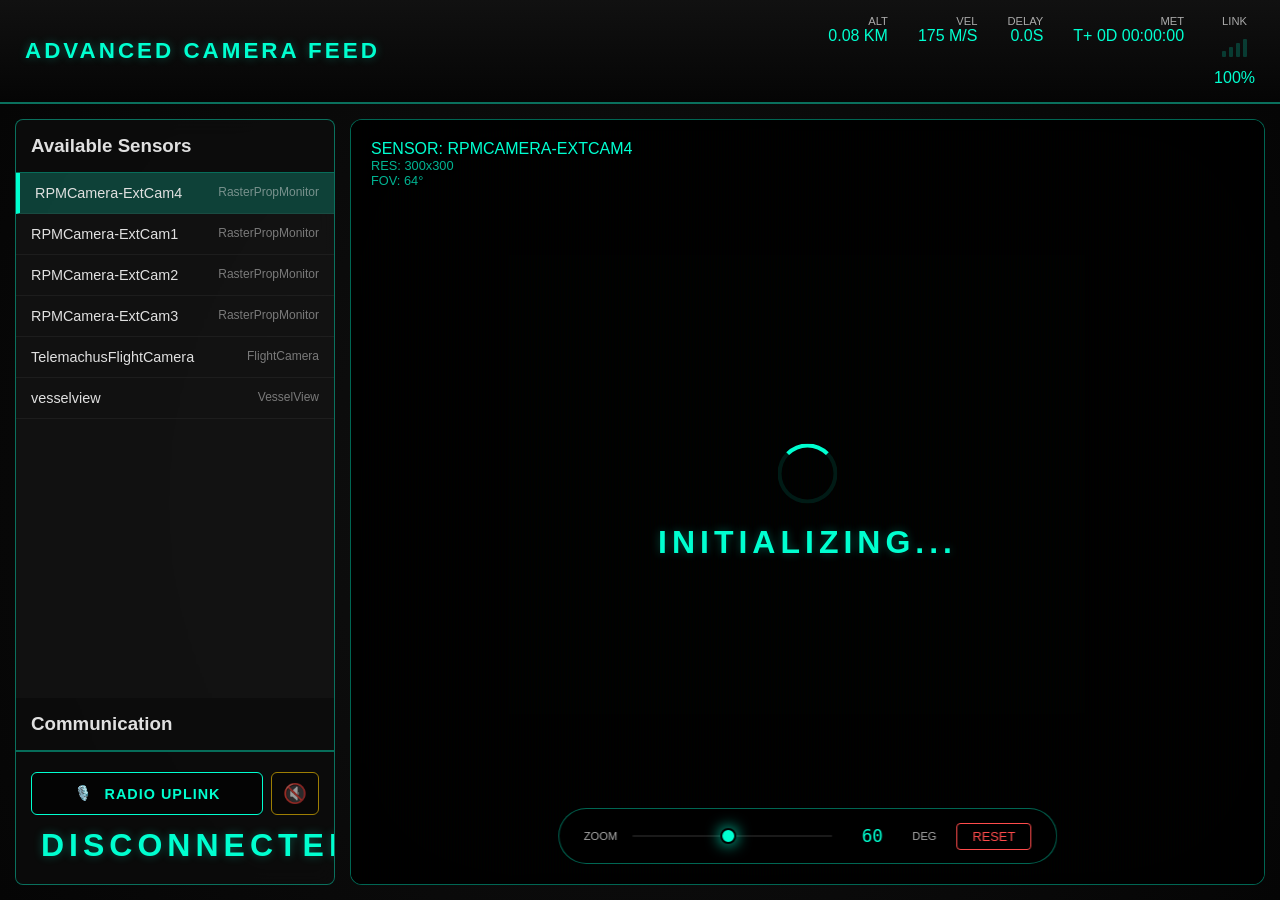
<file: WebPages/WebPages/src/advanced-camera-feed/index.html>
<html lang="en">

<head>
    <meta charset="UTF-8">
    <meta name="viewport" content="width=device-width, initial-scale=1.0">
    <title>Telemachus | Advanced Camera Feed</title>
    <link rel="stylesheet" href="style.css">
</head>

<body>
    <header>
        <div class="system-title">
            <h1>Advanced Camera Feed</h1>
        </div>
        <div class="telemetry-bar">
            <div class="telemetry-item">
                <span class="telemetry-label">ALT</span>
                <span id="tel-alt" class="telemetry-value">0.08 KM</span>
            </div>
            <div class="telemetry-item">
                <span class="telemetry-label">VEL</span>
                <span id="tel-vel" class="telemetry-value">175 M/S</span>
            </div>
            <div class="telemetry-item">
                <span class="telemetry-label">DELAY</span>
                <span id="tel-delay" class="telemetry-value">0.0S</span>
            </div>
            <div class="telemetry-item">
                <span class="telemetry-label">MET</span>
                <span id="tel-met" class="telemetry-value">T+ 0D 00:00:00</span>
            </div>
            <div class="telemetry-item signal-monitor">
                <span class="telemetry-label">LINK</span>
                <div class="signal-bars">
                    <div id="signal-bar-1" class="bar"></div>
                    <div id="signal-bar-2" class="bar"></div>
                    <div id="signal-bar-3" class="bar"></div>
                    <div id="signal-bar-4" class="bar"></div>
                </div>
                <span id="tel-signal" class="telemetry-value">100%</span>
            </div>
        </div>
    </header>

    <main>
        <aside class="sidebar">
            <div class="sidebar-header">
                <h3>Available Sensors</h3>
            </div>
            <ul id="camera-list" class="camera-list">
                <li class="camera-item active"><span>RPMCamera-ExtCam4</span> <small
                        style="opacity: 0.5;">RasterPropMonitor</small></li>
                <li class="camera-item "><span>RPMCamera-ExtCam1</span> <small
                        style="opacity: 0.5;">RasterPropMonitor</small></li>
                <li class="camera-item "><span>RPMCamera-ExtCam2</span> <small
                        style="opacity: 0.5;">RasterPropMonitor</small></li>
                <li class="camera-item "><span>RPMCamera-ExtCam3</span> <small
                        style="opacity: 0.5;">RasterPropMonitor</small></li>
                <li class="camera-item "><span>TelemachusFlightCamera</span> <small
                        style="opacity: 0.5;">FlightCamera</small></li>
                <li class="camera-item "><span>vesselview</span> <small style="opacity: 0.5;">VesselView</small></li>
            </ul>

            <div class="sidebar-header" style="margin-top: 20px;">
                <h3>Communication</h3>
            </div>
            <div class="comms-panel">
                <div style="display: flex; gap: 8px;">
                    <button id="radio-ptt-btn" class="radio-btn" style="flex: 1;">
                        <span class="icon">🎙️</span>
                        <span class="label">RADIO UPLINK</span>
                    </button>
                    <button id="radio-speaker-btn" class="radio-speaker-btn muted">
                        <span class="icon">🔇</span>
                    </button>
                </div>
                <div id="radio-status" class="radio-status">
                    <span class="status-dot"></span>
                    <span class="status-text">DISCONNECTED</span>
                </div>
            </div>
        </aside>

        <section class="viewport-container">
            <div class="signal-metadata">
                <div id="metadata-camera-name">SENSOR: RPMCAMERA-EXTCAM4</div>
                <div id="metadata-resolution" style="font-size: 0.8rem; opacity: 0.7;">RES: 300x300</div>
                <div id="metadata-fov" style="font-size: 0.8rem; opacity: 0.7;">FOV: 64°</div>
            </div>

            <!-- Use a canvas for high-performance rendering without blob URL spam -->
            <canvas id="camera-feed" class="camera-viewport"></canvas>

            <div id="glitch-overlay" class="glitch-overlay"></div>

            <div id="viewport-overlay" class="viewport-overlay">
                <div id="status-spinner" class="spinner"></div>
                <div id="status-text" class="status-text">INITIALIZING...</div>
            </div>

            <div class="crt-overlay"></div>
            <div class="crt-vignette"></div>

            <div class="controls-panel">
                <div class="fov-control">
                    <span class="telemetry-label">Zoom</span>
                    <div class="slider-wrapper">
                        <div id="ruler-scale" class="ruler-scale">
                            <!-- Dynamic ticks generated by JS -->
                        </div>
                        <input type="range" id="fov-slider" min="5" max="120" step="5" value="60">
                    </div>
                    <input type="text" id="fov-input" class="fov-value-display" value="60">
                    <span class="telemetry-label">DEG</span>
                </div>
                <button id="reset-zoom-btn" class="action-btn"
                    style="border-color: #ff4c4c; color: #ff4c4c;">Reset</button>
            </div>
        </section>
    </main>

    <script src="../js/telemachus-signal-link.js"></script>
    <script src="../js/consumers/camera-receiver.js"></script>
    <script src="../js/consumers/radio-receiver.js"></script>
    <script src="../js/providers/radio-transmitter.js"></script>
    <script src="app.js"></script>


</body>

</html>
</file>
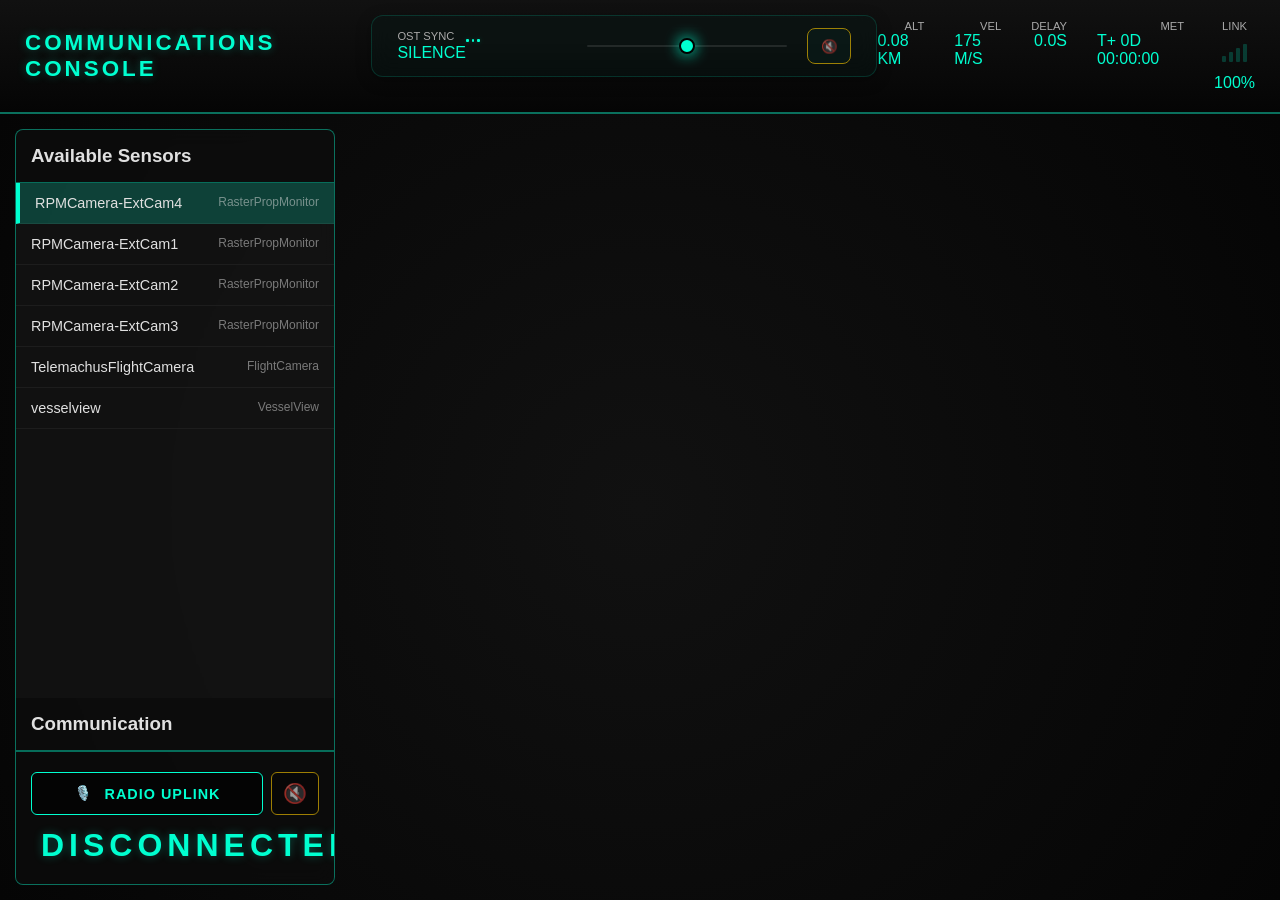
<file: WebPages/WebPages/src/communications/index.html>
<html lang="en">

<head>
    <meta charset="UTF-8">
    <meta name="viewport" content="width=device-width, initial-scale=1.0">
    <title>Telemachus | Communications</title>
    <link rel="stylesheet" href="style.css">
</head>

<body>
    <header>
        <div class="system-title">
            <h1>Communications Console</h1>
        </div>
        
        <!-- v16.120: Refined Soundtrack Sync Widget -->
        <div id="music-player-widget" class="music-widget">
            <div class="music-meta">
                <div class="music-header">
                    <span class="telemetry-label">OST SYNC</span>
                    <div class="music-visualizer">
                        <div class="bar"></div>
                        <div class="bar"></div>
                        <div class="bar"></div>
                    </div>
                </div>
                <span id="music-name" class="telemetry-value">SILENCE</span>
            </div>
            
            <div class="music-controls">
                <input type="range" id="music-volume" class="music-slider" min="0" max="1" step="0.01" value="0.5" title="Music Volume">
                <button id="music-toggle" class="music-btn muted" title="Toggle Soundtrack">
                    <span class="icon">🔇</span>
                </button>
            </div>
        </div>

        <div class="telemetry-bar">
            <div class="telemetry-item">
                <span class="telemetry-label">ALT</span>
                <span id="tel-alt" class="telemetry-value">0.08 KM</span>
            </div>
            <div class="telemetry-item">
                <span class="telemetry-label">VEL</span>
                <span id="tel-vel" class="telemetry-value">175 M/S</span>
            </div>
            <div class="telemetry-item">
                <span class="telemetry-label">DELAY</span>
                <span id="tel-delay" class="telemetry-value">0.0S</span>
            </div>
            <div class="telemetry-item">
                <span class="telemetry-label">MET</span>
                <span id="tel-met" class="telemetry-value">T+ 0D 00:00:00</span>
            </div>
            <div class="telemetry-item signal-monitor">
                <span class="telemetry-label">LINK</span>
                <div class="signal-bars">
                    <div id="signal-bar-1" class="bar"></div>
                    <div id="signal-bar-2" class="bar"></div>
                    <div id="signal-bar-3" class="bar"></div>
                    <div id="signal-bar-4" class="bar"></div>
                </div>
                <span id="tel-signal" class="telemetry-value">100%</span>
            </div>
        </div>
    </header>

    <main>
        <aside class="sidebar">
            <div class="sidebar-header">
                <h3>Available Sensors</h3>
            </div>
            <ul id="camera-list" class="camera-list">
                <li class="camera-item active"><span>RPMCamera-ExtCam4</span> <small
                        style="opacity: 0.5;">RasterPropMonitor</small></li>
                <li class="camera-item "><span>RPMCamera-ExtCam1</span> <small
                        style="opacity: 0.5;">RasterPropMonitor</small></li>
                <li class="camera-item "><span>RPMCamera-ExtCam2</span> <small
                        style="opacity: 0.5;">RasterPropMonitor</small></li>
                <li class="camera-item "><span>RPMCamera-ExtCam3</span> <small
                        style="opacity: 0.5;">RasterPropMonitor</small></li>
                <li class="camera-item "><span>TelemachusFlightCamera</span> <small
                        style="opacity: 0.5;">FlightCamera</small></li>
                <li class="camera-item "><span>vesselview</span> <small style="opacity: 0.5;">VesselView</small></li>
            </ul>

            <div class="sidebar-header" style="margin-top: 20px;">
                <h3>Communication</h3>
            </div>
            <div class="comms-panel">
                <div style="display: flex; gap: 8px;">
                    <button id="radio-ptt-btn" class="radio-btn" style="flex: 1;">
                        <span class="icon">🎙️</span>
                        <span class="label">RADIO UPLINK</span>
                    </button>
                    <button id="radio-speaker-btn" class="radio-speaker-btn muted">
                        <span class="icon">🔇</span>
                    </button>
                </div>
                <div id="radio-status" class="radio-status">
                    <span class="status-dot"></span>
                    <span class="status-text">DISCONNECTED</span>
                </div>
            </div>
        </aside>

        <section id="camera-grid" class="camera-grid">
            <!-- Dynamically populated by CameraWidget JS -->
        </section>

        <!-- Template for each camera module -->
        <template id="camera-widget-template">
            <div class="viewport-container camera-widget">
                <div class="signal-metadata">
                    <div class="metadata-camera-name">SENSOR: ---</div>
                    <div class="metadata-resolution" style="font-size: 0.8rem; opacity: 0.7;">RES: ---</div>
                    <div class="metadata-fov" style="font-size: 0.8rem; opacity: 0.7;">FOV: ---</div>
                </div>

                <canvas class="camera-viewport"></canvas>

                <div class="glitch-overlay"></div>

                <div class="viewport-overlay">
                    <div class="spinner"></div>
                    <div class="status-total-text status-text">INITIALIZING...</div>
                </div>

                <div class="crt-overlay"></div>
                <div class="crt-vignette"></div>

                <button class="close-widget-btn">✕</button>

                <div class="controls-panel">
                    <div class="fov-control">
                        <span class="telemetry-label">Zoom</span>
                        <div class="slider-wrapper">
                            <div class="ruler-scale"></div>
                            <input type="range" class="fov-slider" min="5" max="120" step="5" value="60">
                        </div>
                        <input type="text" class="fov-input fov-value-display" value="60">
                        <span class="telemetry-label">DEG</span>
                    </div>
                    <button class="action-btn reset-zoom-btn"
                        style="border-color: #ff4c4c; color: #ff4c4c;">Reset</button>
                </div>
            </div>
        </template>
    </main>

    <script src="../js/telemachus-signal-link.js"></script>
    <script src="../js/consumers/camera-receiver.js"></script>
    <script src="../js/consumers/camera-widget.js"></script>
    <script src="../js/consumers/radio-receiver.js"></script>
    <script src="../js/providers/radio-transmitter.js"></script>
    <script src="../js/consumers/music-sync.js"></script>
    <script src="app.js"></script>


</body>

</html>
</file>
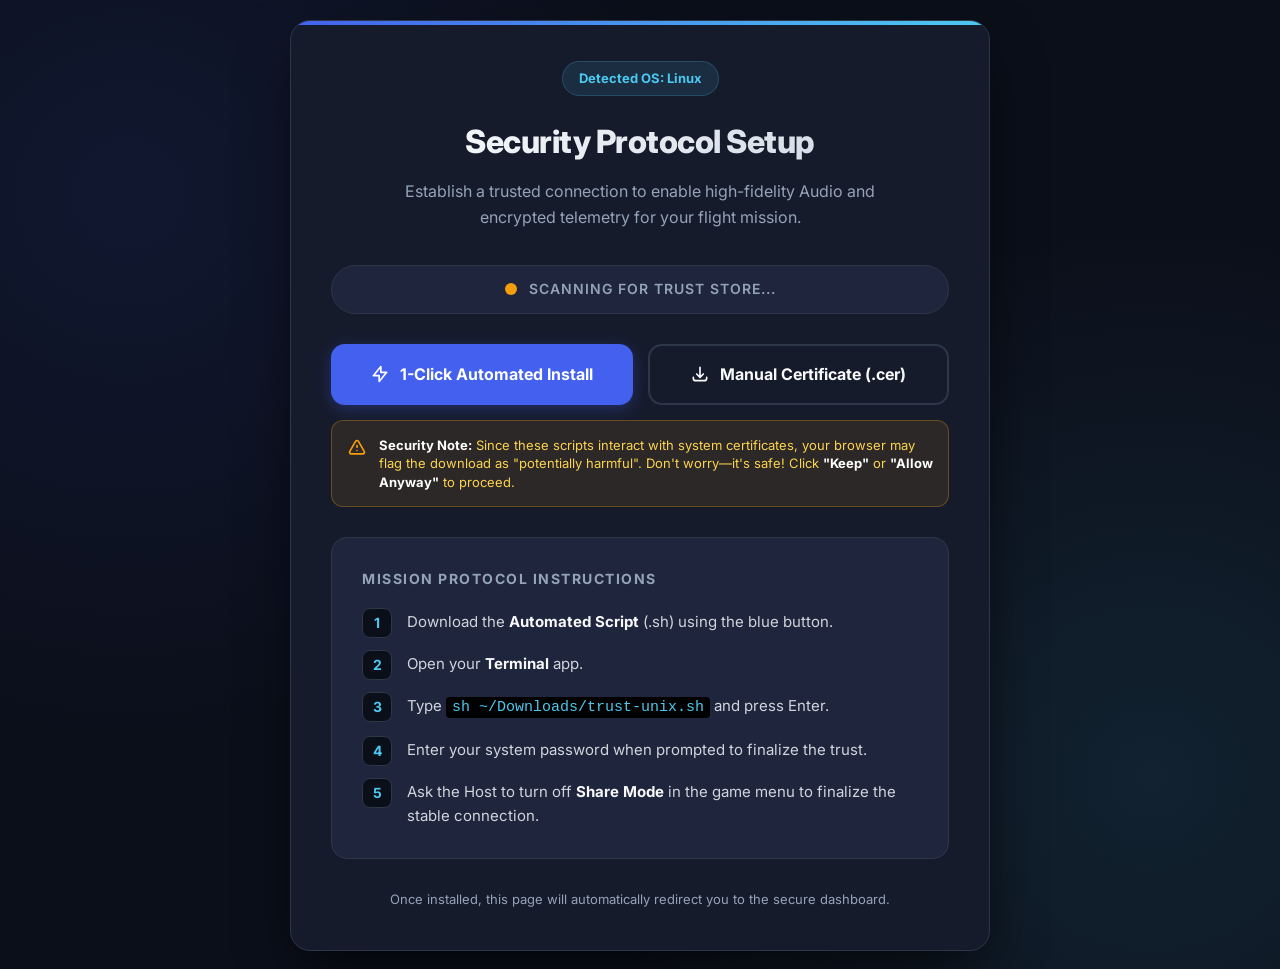
<file: WebPages/WebPages/src/cert-setup.html>
<!DOCTYPE html>
<html lang="en">

<head>
    <meta charset="UTF-8">
    <meta name="viewport" content="width=device-width, initial-scale=1.0">
    <title>Telemachus SSL Setup</title>
    <link href="https://fonts.googleapis.com/css2?family=Inter:wght@400;600;700;800&display=swap" rel="stylesheet">
    <style>
        :root {
            --bg: #0b0f1a;
            --surface: #161b2c;
            --surface-accent: #1e253d;
            --primary: #4361ee;
            --primary-hover: #3a56d4;
            --success: #10b981;
            --warning: #f59e0b;
            --text-main: #f8f9fa;
            --text-muted: #94a3b8;
            --accent: #4cc9f0;
            --border: #2d3748;
            --glass: rgba(22, 27, 44, 0.8);
        }

        * {
            margin: 0;
            padding: 0;
            box-sizing: border-box;
        }

        body {
            font-family: 'Inter', sans-serif;
            background-color: var(--bg);
            color: var(--text-main);
            line-height: 1.6;
            display: flex;
            justify-content: center;
            align-items: center;
            min-height: 100vh;
            padding: 20px;
            background-image:
                radial-gradient(circle at 10% 20%, rgba(67, 97, 238, 0.1) 0%, transparent 40%),
                radial-gradient(circle at 90% 80%, rgba(76, 201, 240, 0.1) 0%, transparent 40%);
        }

        .container {
            background: var(--surface);
            border: 1px solid var(--border);
            border-radius: 20px;
            padding: 40px;
            max-width: 700px;
            width: 100%;
            box-shadow: 0 25px 60px -12px rgba(0, 0, 0, 0.7);
            backdrop-filter: blur(12px);
            position: relative;
            overflow: hidden;
        }

        .container::before {
            content: '';
            position: absolute;
            top: 0;
            left: 0;
            right: 0;
            height: 4px;
            background: linear-gradient(90deg, var(--primary), var(--accent));
        }

        .header {
            text-align: center;
            margin-bottom: 35px;
        }

        .header h1 {
            font-size: 32px;
            font-weight: 800;
            margin-bottom: 12px;
            letter-spacing: -0.5px;
            background: linear-gradient(135deg, #fff 0%, #cbd5e1 100%);
            -webkit-background-clip: text;
            -webkit-text-fill-color: transparent;
        }

        .header p {
            color: var(--text-muted);
            font-size: 16px;
            max-width: 500px;
            margin: 0 auto;
        }

        /* Connection Pulse */
        .status-banner {
            display: flex;
            align-items: center;
            justify-content: center;
            gap: 12px;
            background: var(--surface-accent);
            padding: 12px 20px;
            border-radius: 30px;
            margin-bottom: 30px;
            border: 1px solid var(--border);
        }

        .pulse {
            width: 12px;
            height: 12px;
            border-radius: 50%;
            background: var(--warning);
            box-shadow: 0 0 0 rgba(245, 158, 11, 0.4);
            animation: pulse-yellow 2s infinite;
        }

        .pulse.trusted {
            background: var(--success);
            box-shadow: 0 0 20px rgba(16, 185, 129, 0.6);
            animation: pulse-green 1.5s infinite;
        }

        @keyframes pulse-yellow {
            0% {
                transform: scale(0.95);
                box-shadow: 0 0 0 0 rgba(245, 158, 11, 0.7);
            }

            70% {
                transform: scale(1);
                box-shadow: 0 0 0 10px rgba(245, 158, 11, 0);
            }

            100% {
                transform: scale(0.95);
                box-shadow: 0 0 0 0 rgba(245, 158, 11, 0);
            }
        }

        @keyframes pulse-green {
            0% {
                transform: scale(0.95);
                box-shadow: 0 0 0 0 rgba(16, 185, 129, 0.7);
            }

            70% {
                transform: scale(1);
                box-shadow: 0 0 0 10px rgba(16, 185, 129, 0);
            }

            100% {
                transform: scale(0.95);
                box-shadow: 0 0 0 0 rgba(16, 185, 129, 0);
            }
        }

        .status-text {
            font-weight: 600;
            font-size: 14px;
            text-transform: uppercase;
            letter-spacing: 1px;
            color: var(--text-muted);
        }

        .status-text.trusted {
            color: var(--success);
        }

        /* Action Buttons */
        .actions {
            display: grid;
            grid-template-columns: 1fr;
            gap: 15px;
            margin-bottom: 15px;
        }

        @media (min-width: 600px) {
            .actions {
                grid-template-columns: 1fr 1fr;
            }
        }

        .btn {
            display: flex;
            align-items: center;
            justify-content: center;
            gap: 10px;
            padding: 16px 24px;
            border-radius: 14px;
            font-size: 16px;
            font-weight: 700;
            text-decoration: none;
            transition: all 0.2s cubic-bezier(0.4, 0, 0.2, 1);
            cursor: pointer;
            border: 2px solid transparent;
        }

        .btn-primary {
            background: var(--primary);
            color: white;
            box-shadow: 0 4px 15px rgba(67, 97, 238, 0.3);
        }

        .btn-primary:hover {
            background: var(--primary-hover);
            transform: translateY(-2px);
            box-shadow: 0 8px 25px rgba(67, 97, 238, 0.4);
        }

        .btn-outline {
            background: transparent;
            border-color: var(--border);
            color: var(--text-main);
        }

        .btn-outline:hover {
            background: var(--surface-accent);
            border-color: var(--text-muted);
        }

        .btn svg {
            width: 20px;
            height: 20px;
        }

        /* OS Badge */
        .os-info {
            text-align: center;
            margin-bottom: 20px;
        }

        .os-badge {
            display: inline-flex;
            align-items: center;
            gap: 6px;
            padding: 6px 16px;
            background: rgba(76, 201, 240, 0.1);
            border: 1px solid rgba(76, 201, 240, 0.2);
            border-radius: 20px;
            color: var(--accent);
            font-size: 13px;
            font-weight: 700;
        }

        /* Safety Warning Alert */
        .safety-alert {
            background: rgba(245, 158, 11, 0.1);
            border: 1px solid rgba(245, 158, 11, 0.3);
            border-radius: 12px;
            padding: 15px;
            margin-top: 15px;
            margin-bottom: 30px;
            display: flex;
            gap: 12px;
            align-items: flex-start;
            text-align: left;
        }

        .safety-alert svg {
            color: var(--warning);
            flex-shrink: 0;
            margin-top: 2px;
        }

        .safety-alert p {
            font-size: 13px;
            color: #fcd34d;
            line-height: 1.4;
        }

        .safety-alert b {
            color: #fff;
        }

        /* Step Instructions */
        .instructions-card {
            background: var(--surface-accent);
            border: 1px solid var(--border);
            border-radius: 16px;
            padding: 30px;
            margin-bottom: 30px;
        }

        .instructions-card h3 {
            font-size: 14px;
            font-weight: 700;
            color: var(--text-muted);
            text-transform: uppercase;
            letter-spacing: 1.5px;
            margin-bottom: 20px;
            display: flex;
            align-items: center;
            gap: 8px;
        }

        ol.steps {
            list-style: none;
            counter-reset: os-counter;
        }

        ol.steps li {
            counter-increment: os-counter;
            margin-bottom: 18px;
            padding-left: 45px;
            position: relative;
            font-size: 15px;
            color: #d1d5db;
        }

        ol.steps li:last-child {
            margin-bottom: 0;
        }

        ol.steps li::before {
            content: counter(os-counter);
            position: absolute;
            left: 0;
            top: -2px;
            width: 28px;
            height: 28px;
            background: var(--bg);
            border: 1px solid var(--border);
            color: var(--accent);
            border-radius: 8px;
            display: flex;
            align-items: center;
            justify-content: center;
            font-size: 14px;
            font-weight: 700;
        }

        ol.steps b {
            color: var(--text-main);
            font-weight: 700;
        }

        ol.steps code {
            background: #000;
            padding: 2px 6px;
            border-radius: 4px;
            font-family: monospace;
            color: var(--accent);
        }

        .hidden {
            display: none !important;
        }

        /* Success State */
        #success-panel {
            text-align: center;
            margin-top: 20px;
            padding: 25px;
            background: rgba(16, 185, 129, 0.1);
            border: 1px solid rgba(16, 185, 129, 0.2);
            border-radius: 16px;
            animation: slideUp 0.5s ease-out;
        }

        @keyframes slideUp {
            from {
                opacity: 0;
                transform: translateY(20px);
            }

            to {
                opacity: 1;
                transform: translateY(0);
            }
        }

        #success-panel h2 {
            color: var(--success);
            font-size: 24px;
            font-weight: 800;
            margin-bottom: 5px;
            display: flex;
            align-items: center;
            justify-content: center;
            gap: 10px;
        }

        #redirect-timer {
            font-size: 20px;
            font-weight: 700;
            color: var(--text-main);
            margin: 15px 0;
            padding: 10px;
            background: rgba(16, 185, 129, 0.15);
            border-radius: 10px;
        }

        .secure-btn {
            display: inline-flex;
            align-items: center;
            gap: 8px;
            background: transparent;
            color: var(--text-muted);
            text-decoration: underline;
            padding: 10px 15px;
            border-radius: 8px;
            font-weight: 600;
            font-size: 14px;
            margin-top: 5px;
            transition: all 0.2s ease;
            opacity: 0.7;
        }

        .secure-btn:hover {
            color: var(--text-main);
            opacity: 1;
        }

        .footer-note {
            text-align: center;
            font-size: 13px;
            color: var(--text-muted);
            margin-top: 20px;
        }
    </style>
</head>

<body>

    <div class="container">
        <div class="header">
            <div class="os-info">
                <span id="os-badge" class="os-badge">Analyzing System...</span>
            </div>
            <h1>Security Protocol Setup</h1>
            <p>Establish a trusted connection to enable high-fidelity Audio and encrypted telemetry for your flight
                mission.</p>
        </div>

        <div class="status-banner">
            <div id="status-pulse" class="pulse"></div>
            <div id="status-text" class="status-text">Scanning for Trust Store...</div>
        </div>

        <div id="setup-panel">
            <div class="actions">
                <a id="auto-install-btn" href="#" class="btn btn-primary">
                    <svg fill="none" stroke="currentColor" viewBox="0 0 24 24" xmlns="http://www.w3.org/2000/svg">
                        <path stroke-linecap="round" stroke-linejoin="round" stroke-width="2"
                            d="M13 10V3L4 14h7v7l9-11h-7z"></path>
                    </svg>
                    1-Click Automated Install
                </a>
                <a href="/telemachus_root.cer" download class="btn btn-outline">
                    <svg fill="none" stroke="currentColor" viewBox="0 0 24 24" xmlns="http://www.w3.org/2000/svg">
                        <path stroke-linecap="round" stroke-linejoin="round" stroke-width="2"
                            d="M4 16v1a3 3 0 003 3h10a3 3 0 003-3v-1m-4-4l-4 4m0 0l-4-4m4 4V4"></path>
                    </svg>
                    Manual Certificate (.cer)
                </a>
            </div>

            <div id="safety-notice" class="safety-alert">
                <svg width="20" height="20" fill="none" stroke="currentColor" viewBox="0 0 24 24">
                    <path stroke-linecap="round" stroke-linejoin="round" stroke-width="2"
                        d="M12 9v2m0 4h.01m-6.938 4h13.856c1.54 0 2.502-1.667 1.732-3L13.732 4c-.77-1.333-2.694-1.333-3.464 0L3.34 16c-.77 1.333.192 3 1.732 3z">
                    </path>
                </svg>
                <p>
                    <b>Security Note:</b> Since these scripts interact with system certificates, your browser may flag
                    the download as "potentially harmful".
                    Don't worry—it's safe! Click <b>"Keep"</b> or <b>"Allow Anyway"</b> to proceed.
                </p>
            </div>

            <div class="instructions-card">
                <h3 id="instr-title">Mission Protocol Instructions</h3>

                <!-- WINDOWS -->
                <ol id="steps-windows" class="steps hidden">
                    <li>Download the <b>1-Click Installer</b> using the blue button above.</li>
                    <li>Open the <b>trust-win.bat</b> file from your browser's download bar.</li>
                    <li>Click <b>Yes</b> on the Windows Security prompt to confirm the installation.</li>
                    <li>The terminal will close automatically. <b>Leave this page open</b> to detect completion.</li>
                    <li>Ask the Host to turn off <b>Share Mode</b> in the game menu to finalize the stable connection.
                    </li>
                </ol>

                <!-- MAC / UNIX -->
                <ol id="steps-unix" class="steps hidden">
                    <li>Download the <b>Automated Script</b> (.sh) using the blue button.</li>
                    <li>Open your <b>Terminal</b> app.</li>
                    <li>Type <code>sh ~/Downloads/trust-unix.sh</code> and press Enter.</li>
                    <li>Enter your system password when prompted to finalize the trust.</li>
                    <li>Ask the Host to turn off <b>Share Mode</b> in the game menu to finalize the stable connection.
                    </li>
                </ol>

                <!-- iOS -->
                <ol id="steps-ios" class="steps hidden">
                    <li>Tap <b>Manual Certificate</b> above, then tap <b>Allow</b>.</li>
                    <li>Open <b>Settings</b> > <b>Profile Downloaded</b> and tap <b>Install</b>.</li>
                    <li>Go to <b>Settings</b> > <b>General</b> > <b>About</b> > <b>Certificate Trust Settings</b>.</li>
                    <li>Enable the switch for <b>Telemachus (Local Root CA)</b>.</li>
                    <li>Ask the Host to turn off <b>Share Mode</b> in the game menu to finalize the stable connection.
                    </li>
                </ol>

                <!-- ANDROID -->
                <ol id="steps-android" class="steps hidden">
                    <li>Tap <b>Manual Certificate</b> and download the file.</li>
                    <li>Open the file from your notifications.</li>
                    <li>Name it "Telemachus" and select <b>VPN and app user certificate</b>.</li>
                    <li>Confirm with your PIN/Biometrics.</li>
                    <li>Ask the Host to turn off <b>Share Mode</b> in the game menu to finalize the stable connection.
                    </li>
                </ol>

                <!-- DEFAULT -->
                <ol id="steps-default" class="steps hidden">
                    <li>Download the <b>Manual Certificate</b> file (.cer).</li>
                    <li>Import it into your system's <b>Trusted Root Certification Authorities</b> store.</li>
                    <li>Restart your browser to apply the security changes.</li>
                </ol>
            </div>

            <p class="footer-note">Once installed, this page will automatically redirect you to the secure dashboard.
            </p>
        </div>

        <div id="success-panel" class="hidden">
            <h2>
                <svg width="24" height="24" viewBox="0 0 24 24" fill="none" stroke="currentColor" stroke-width="3"
                    stroke-linecap="round" stroke-linejoin="round">
                    <polyline points="20 6 9 17 4 12"></polyline>
                </svg>
                Connection Verified
            </h2>
            <p id="redirect-timer">Redirecting to Dashboard in 5 seconds...</p>
            <p class="footer-note">Your mission connection is now secured.</p>
            <a id="secure-link" href="#" class="secure-btn">
                (If you aren't redirected, click here to launch manually)
            </a>
            <p class="footer-note" style="margin-top: 15px;">Ask the Host to disable <b>Share Mode</b> in the game menu
                now.</p>
        </div>
    </div>

    <script>
        document.addEventListener('DOMContentLoaded', () => {
            const userAgent = navigator.userAgent || navigator.vendor || window.opera;
            let os = "default";
            let osName = "Browser";
            let autoInstallUrl = "/telemachus_root.cer";

            if (/android/i.test(userAgent)) {
                os = "android"; osName = "Android";
            } else if (/iPad|iPhone|iPod/.test(userAgent) && !window.MSStream) {
                os = "ios"; osName = "iOS Device";
            } else if (/Mac/i.test(userAgent)) {
                os = "unix"; osName = "macOS";
                autoInstallUrl = "/trust-unix.sh";
            } else if (/Win/i.test(userAgent)) {
                os = "windows"; osName = "Windows";
                autoInstallUrl = "/trust-win.bat";
            } else if (/Linux/i.test(userAgent)) {
                os = "unix"; osName = "Linux";
                autoInstallUrl = "/trust-unix.sh";
            }

            // UI Setup
            const badge = document.getElementById('os-badge');
            badge.innerText = `Detected OS: ${osName}`;

            const steps = document.getElementById(`steps-${os}`);
            if (steps) steps.classList.remove('hidden');
            else document.getElementById('steps-default').classList.remove('hidden');

            const autoBtn = document.getElementById('auto-install-btn');
            if (os === "android" || os === "ios" || os === "default") {
                autoBtn.classList.add('hidden');
            } else {
                autoBtn.href = autoInstallUrl;
            }

            // Trust Detection Logic
            const secureUrl = `https://${window.location.hostname}:${window.location.port}/`;
            document.getElementById('secure-link').href = secureUrl;

            let trustConfirmed = false;

            async function checkTrust() {
                if (trustConfirmed) return;

                try {
                    // Try to fetch a small resource or just ping via fetch. 
                    // No-cors won't give us details but will fail if cert is untrusted.
                    // Actually, if cert is untrusted, the browser will block the request entirely (SSL Error).
                    const controller = new AbortController();
                    const timeoutId = setTimeout(() => controller.abort(), 2000);

                    await fetch(secureUrl, {
                        mode: 'no-cors',
                        signal: controller.signal,
                        cache: 'no-store'
                    });

                    // If we reach here, the SSL handshake succeeded!
                    onTrustEstablished();
                } catch (e) {
                    // Handshake failed or timed out (expected until cert is installed)
                    console.log("Trust not yet established...");
                }
            }

            function onTrustEstablished() {
                trustConfirmed = true;
                clearInterval(checkInterval);

                document.getElementById('status-pulse').classList.add('trusted');
                const statusText = document.getElementById('status-text');
                statusText.innerText = "Secure Connection Established";
                statusText.classList.add('trusted');

                document.getElementById('setup-panel').classList.add('hidden');
                document.getElementById('success-panel').classList.remove('hidden');

                // Automatic redirect with countdown
                let timeLeft = 5;
                const timerElement = document.getElementById('redirect-timer');

                const redirectId = setInterval(() => {
                    timeLeft -= 1;
                    if (timeLeft <= 0) {
                        clearInterval(redirectId);
                        window.location.href = secureUrl;
                    } else {
                        timerElement.innerText = `Redirecting to Dashboard in ${timeLeft} seconds...`;
                    }
                }, 1000);
            }

            // Check every 2.5 seconds
            const checkInterval = setInterval(checkTrust, 2500);
            checkTrust(); // Initial check
        });
    </script>
</body>

</html>
</file>
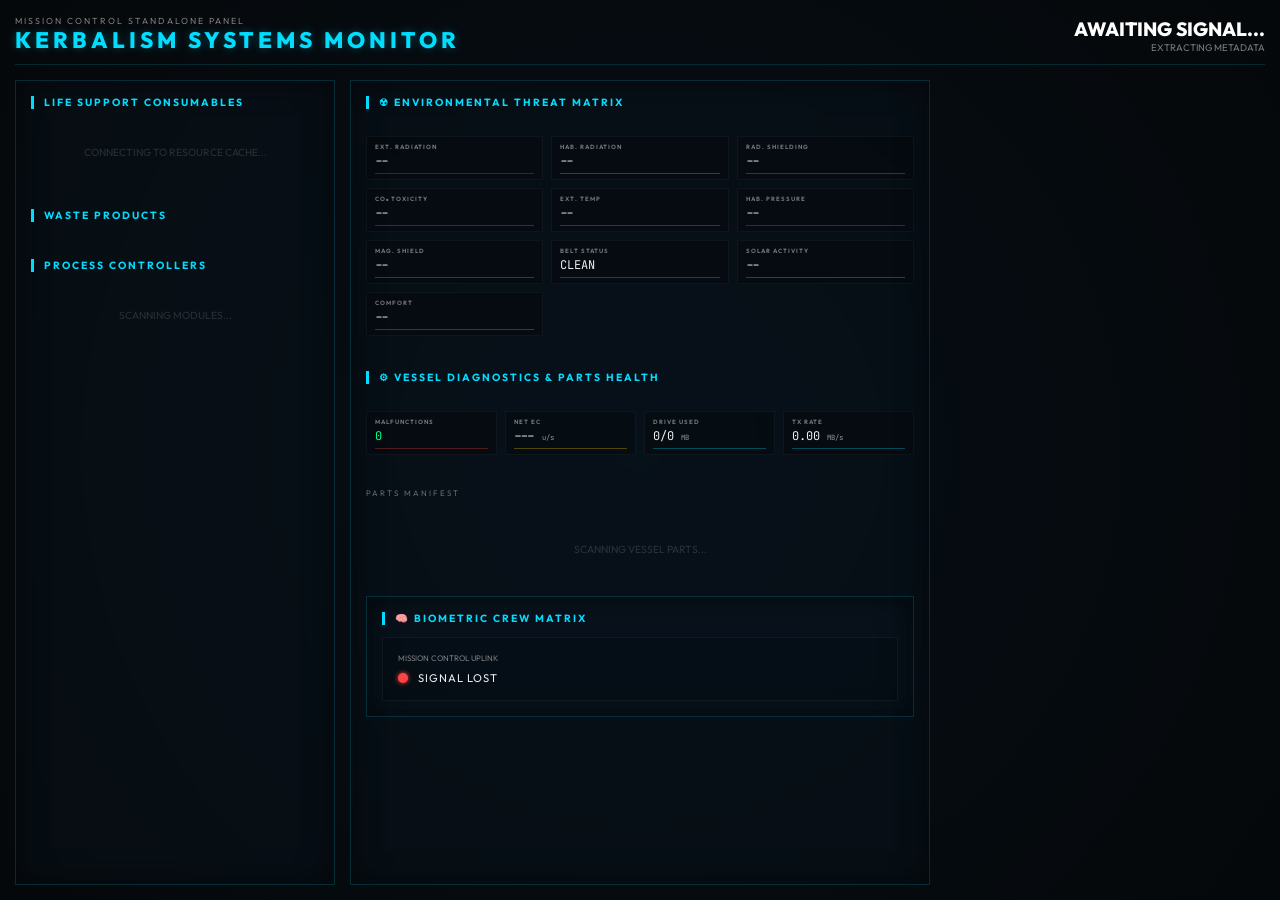
<file: WebPages/WebPages/src/mod-panels/kerbalism.html>
<!DOCTYPE html>
<html lang="en">
<head>
    <meta charset="UTF-8">
    <meta name="viewport" content="width=device-width, initial-scale=1.0">
    <title>KERBALISM SYSTEMS MONITOR | TELEMACHUS</title>
    <link rel="stylesheet" href="kerbalism.css">
    <link rel="preconnect" href="https://fonts.googleapis.com">
    <link rel="preconnect" href="https://fonts.gstatic.com" crossorigin>
    <link href="https://fonts.googleapis.com/css2?family=JetBrains+Mono:wght@400;700&family=Outfit:wght@400;800&display=swap" rel="stylesheet">
    <script src="https://code.jquery.com/jquery-3.6.0.min.js"></script>
    <script src="../js/telemachus-signal-link.js"></script>
</head>
<body>
    <main class="monitor-container">
        <!-- GLOBAL HEADER -->
        <header class="header-bar">
            <div class="title-group">
                <span class="sub-title">MISSION CONTROL STANDALONE PANEL</span>
                <h1 class="main-title">KERBALISM SYSTEMS MONITOR</h1>
            </div>
            <div id="vessel-id" style="text-align: right;">
                <div style="font-size: 1.2rem; font-weight: 800; color: white;" id="v-name">AWAITING SIGNAL...</div>
                <div style="font-size: 0.6rem; opacity: 0.5;" id="v-type">EXTRACTING METADATA</div>
            </div>
        </header>

        <!-- COLUMN 1: LIFE SUPPORT MONITOR -->
        <section class="panel-section" style="overflow-y: auto;">
            <div class="section-label">LIFE SUPPORT CONSUMABLES</div>
            <div id="ls-container">
                <div class="placeholder-msg">CONNECTING TO RESOURCE CACHE...</div>
            </div>

            <div style="margin-top: 25px;" class="section-label">WASTE PRODUCTS</div>
            <div id="waste-container"></div>

            <div style="margin-top: 25px;" class="section-label">PROCESS CONTROLLERS</div>
            <div id="process-container">
                <div class="placeholder-msg">SCANNING MODULES...</div>
            </div>
        </section>

        <!-- COLUMN 2: THE MATRIX (ENVIRONMENT & SYSTEMS) -->
        <section class="panel-section" style="gap: 15px; overflow-y: auto;">
            <!-- Storm Banner (hidden by default) -->
            <div id="storm-banner" class="hazard-cell storm-warning" style="display: none; border-color: var(--accent-amber); margin-bottom: 5px;">
                <div class="haz-lbl" style="color: var(--accent-amber);">⚠ SOLAR STORM INBOUND</div>
                <div class="haz-val" id="storm-timer" style="color: var(--accent-amber); font-size: 1.5rem;">00:00:00</div>
            </div>

            <div class="section-label">☢ ENVIRONMENTAL THREAT MATRIX</div>
            <div class="hazard-box hazard-box--3col">
                <div class="telem-pill">
                    <div class="telem-pill__label">EXT. RADIATION</div>
                    <div class="telem-pill__val" id="env-rad">--</div>
                    <div class="telem-pill__bar" style="background: var(--accent-red);"></div>
                </div>
                <div class="telem-pill">
                    <div class="telem-pill__label">HAB. RADIATION</div>
                    <div class="telem-pill__val" id="hab-rad">--</div>
                    <div class="telem-pill__bar" style="background: var(--accent-amber);"></div>
                </div>
                <div class="telem-pill">
                    <div class="telem-pill__label">RAD. SHIELDING</div>
                    <div class="telem-pill__val" id="env-shield">--</div>
                    <div class="telem-pill__bar" style="background: var(--accent-cyan);"></div>
                </div>
                <div class="telem-pill">
                    <div class="telem-pill__label">CO₂ TOXICITY</div>
                    <div class="telem-pill__val" id="env-co2">--</div>
                    <div class="telem-pill__bar" style="background: #ff6644;"></div>
                </div>
                <div class="telem-pill">
                    <div class="telem-pill__label">EXT. TEMP</div>
                    <div class="telem-pill__val" id="env-temp">--</div>
                    <div class="telem-pill__bar" style="background: #ff8800;"></div>
                </div>
                <div class="telem-pill">
                    <div class="telem-pill__label">HAB. PRESSURE</div>
                    <div class="telem-pill__val" id="hab-pres">--</div>
                    <div class="telem-pill__bar" style="background: #4488ff;"></div>
                </div>
                <div class="telem-pill">
                    <div class="telem-pill__label">MAG. SHIELD</div>
                    <div class="telem-pill__val" id="env-mag">--</div>
                    <div class="telem-pill__bar" style="background: var(--accent-green);"></div>
                </div>
                <div class="telem-pill">
                    <div class="telem-pill__label">BELT STATUS</div>
                    <div class="telem-pill__val" id="env-belt">CLEAN</div>
                    <div class="telem-pill__bar" style="background: var(--accent-cyan);"></div>
                </div>
                <div class="telem-pill">
                    <div class="telem-pill__label">SOLAR ACTIVITY</div>
                    <div class="telem-pill__val" id="env-solar">--</div>
                    <div class="telem-pill__bar" style="background: var(--accent-amber);"></div>
                </div>
                <div class="telem-pill">
                    <div class="telem-pill__label">COMFORT</div>
                    <div class="telem-pill__val" id="env-comfort">--</div>
                    <div class="telem-pill__bar" style="background: var(--accent-green);"></div>
                </div>
            </div>

            <div style="margin-top: 20px;" class="section-label">⚙ VESSEL DIAGNOSTICS &amp; PARTS HEALTH</div>
            <div class="hazard-box hazard-box--4col" style="margin-bottom: 10px;">
                <div class="telem-pill">
                    <div class="telem-pill__label">MALFUNCTIONS</div>
                    <div class="telem-pill__val" id="sys-malf" style="color: var(--accent-green);">0</div>
                    <div class="telem-pill__bar" style="background: var(--accent-red);"></div>
                </div>
                <div class="telem-pill">
                    <div class="telem-pill__label">NET EC</div>
                    <div class="telem-pill__val" id="sys-ec">--- <span class="unit">u/s</span></div>
                    <div class="telem-pill__bar" style="background: #ffcc00;"></div>
                </div>
                <div class="telem-pill">
                    <div class="telem-pill__label">DRIVE USED</div>
                    <div class="telem-pill__val" id="sys-drive">0/0 <span class="unit">MB</span></div>
                    <div class="telem-pill__bar" style="background: var(--accent-cyan);"></div>
                </div>
                <div class="telem-pill">
                    <div class="telem-pill__label">TX RATE</div>
                    <div class="telem-pill__val" id="sys-tx">0.00 <span class="unit">MB/s</span></div>
                    <div class="telem-pill__bar" style="background: var(--accent-cyan);"></div>
                </div>
            </div>
            <div class="section-sublabel">PARTS MANIFEST</div>
            <div id="parts-container" style="overflow-y: auto; max-height: 220px;">
                <div class="placeholder-msg">SCANNING VESSEL PARTS...</div>
            </div>

        <!-- COLUMN 3: BIOMETRIC CREW HEALTH -->
        <section class="panel-section" style="overflow-y: auto;">
            <div class="section-label">🧠 BIOMETRIC CREW MATRIX</div>
            <div id="crew-list" class="crew-grid">
                <!-- Crew cards injected via JS -->
            </div>

            <div style="margin-top: auto; padding: 15px; border: 1px solid rgba(255,255,255,0.05); background: rgba(0,0,0,0.2);">
                <div style="font-size: 0.5rem; opacity: 0.5; margin-bottom: 8px;">MISSION CONTROL UPLINK</div>
                <div style="display: flex; align-items: center; gap: 10px;">
                    <div id="link-led" style="width: 10px; height: 10px; border-radius: 50%; background: var(--accent-red); box-shadow: 0 0 5px var(--accent-red);"></div>
                    <span id="link-status" style="font-size: 0.7rem; letter-spacing: 1px;">AWAITING SIGNAL</span>
                </div>
            </div>
        </section>
    </main>

    <script src="kerbalism.js"></script>
</body>
</html>
</file>
<file: WebPages/WebPages/src/advanced-camera-feed/style.css>
:root {
    --bg-color: #050505;
    --panel-bg: rgba(20, 20, 20, 0.8);
    --accent-color: #00ffd0;
    --accent-glow: rgba(0, 255, 208, 0.3);
    --text-primary: #e0e0e0;
    --text-secondary: #aaaaaa;
    --border-color: rgba(0, 255, 208, 0.4);
    --crt-flicker: 0.15s;
    --transition: all 0.3s ease;
}

* {
    box-sizing: border-box;
    margin: 0;
    padding: 0;
    font-family: 'Segoe UI', Roboto, Helvetica, Arial, sans-serif;
}

body {
    background-color: var(--bg-color);
    color: var(--text-primary);
    overflow: hidden;
    height: 100vh;
    display: flex;
    flex-direction: column;
}

/* Header Section */
header {
    background: linear-gradient(to bottom, #111, #050505);
    padding: 15px 25px;
    border-bottom: 2px solid var(--border-color);
    display: flex;
    justify-content: space-between;
    align-items: center;
    box-shadow: 0 4px 15px rgba(0, 0, 0, 0.5);
}

.system-title h1 {
    font-size: 1.4rem;
    letter-spacing: 3px;
    color: var(--accent-color);
    text-transform: uppercase;
    text-shadow: 0 0 10px var(--accent-glow);
}

.telemetry-bar {
    display: flex;
    gap: 30px;
    font-family: monospace;
}

.telemetry-item {
    display: flex;
    flex-direction: column;
    align-items: flex-end;
}

.telemetry-item.signal-monitor {
    display: flex;
    align-items: center;
    gap: 12px;
}

.signal-bars {
    display: flex;
    align-items: flex-end;
    gap: 3px;
    height: 18px;
}

.signal-bars .bar {
    width: 4px;
    background: var(--accent-color);
    opacity: 0.2;
    border-radius: 1px;
}

.signal-bars .bar.active {
    opacity: 1;
    box-shadow: 0 0 5px var(--accent-glow);
}

.signal-bars #signal-bar-1 { height: 6px; }
.signal-bars #signal-bar-2 { height: 10px; }
.signal-bars #signal-bar-3 { height: 14px; }
.signal-bars #signal-bar-4 { height: 18px; }

.signal-bars.low .bar.active { background: #ffcc00; }
.signal-bars.critical .bar.active { background: #ff4c4c; animation: blink 0.5s infinite; }

.telemetry-label {
    font-size: 0.7rem;
    color: var(--text-secondary);
    text-transform: uppercase;
}

.telemetry-value {
    font-size: 1rem;
    color: var(--accent-color);
}

/* Main Content Area */
main {
    flex: 1;
    display: grid;
    grid-template-columns: 320px 1fr;
    gap: 15px;
    padding: 15px;
    background: radial-gradient(circle at center, #111 0%, #050505 100%);
}

/* Sidebar / Camera Selector */
.sidebar {
    background: var(--panel-bg);
    border: 1px solid var(--border-color);
    backdrop-filter: blur(10px);
    border-radius: 8px;
    display: flex;
    flex-direction: column;
    overflow: hidden;
}

.sidebar-header {
    padding: 15px;
    background: rgba(0, 0, 0, 0.3);
    border-bottom: 1px solid var(--border-color);
}

.camera-list {
    flex: 1;
    overflow-y: auto;
    list-style: none;
}

/* Radio/Comms Panel */
.comms-panel {
    padding: 20px 15px;
    background: rgba(0, 0, 0, 0.4);
    border-top: 1px solid var(--border-color);
    display: flex;
    flex-direction: column;
    gap: 12px;
}

.radio-btn {
    background: rgba(0, 0, 0, 0.6);
    border: 1px solid var(--accent-color);
    user-select: none;
    -webkit-user-select: none;
    -moz-user-select: none;
    -ms-user-select: none;
    
    touch-action: none;
    -webkit-touch-callout: none;
    -webkit-tap-highlight-color: transparent;
    -webkit-user-drag: none;
    
    overflow: hidden;
    color: var(--accent-color);
    padding: 12px;
    border-radius: 6px;
    cursor: pointer;
    display: flex;
    align-items: center;
    justify-content: center;
    gap: 12px;
    font-weight: bold;
    letter-spacing: 1px;
    transition: var(--transition);
    text-transform: uppercase;
    font-size: 0.9rem;
}

.radio-btn:hover {
    background: var(--accent-glow);
    box-shadow: 0 0 15px var(--accent-glow);
}

.radio-btn.active {
    background: #ff4c4c;
    color: white;
    border-color: #ff4c4c;
    box-shadow: 0 0 20px rgba(255, 76, 76, 0.5);
}

.radio-speaker-btn {
    width: 48px;
    background: rgba(0, 0, 0, 0.4);
    border: 1px solid var(--accent-color);
    border-radius: 6px;
    cursor: pointer;
    display: flex;
    align-items: center;
    justify-content: center;
    font-size: 1.2rem;
    transition: var(--transition);
    color: var(--accent-color);
}

.radio-speaker-btn:hover {
    background: var(--accent-glow);
}

.radio-speaker-btn.muted {
    border-color: #ffcc00;
    color: #ffcc00;
    opacity: 0.6;
}

.radio-speaker-btn.unmuted {
    background: rgba(0, 255, 208, 0.1);
    box-shadow: 0 0 10px var(--accent-glow);
}

.radio-status {
    display: flex;
    align-items: center;
    gap: 10px;
    font-size: 0.75rem;
    color: var(--text-secondary);
    font-family: monospace;
}

.status-dot {
    width: 8px;
    height: 8px;
    background: #333;
    border-radius: 50%;
    transition: var(--transition);
}

.radio-status.online .status-dot {
    background: #00ff00;
    box-shadow: 0 0 8px #00ff00;
}

.radio-status.transmitting .status-dot {
    background: #ff0000;
    animation: blink 0.5s infinite;
}

.camera-item {
    padding: 12px 15px;
    border-bottom: 1px solid rgba(255, 255, 255, 0.05);
    cursor: pointer;
    transition: var(--transition);
    display: flex;
    justify-content: space-between;
    font-size: 0.9rem;
}

.camera-item:hover {
    background: rgba(0, 255, 208, 0.1);
}

.camera-item.active {
    background: rgba(0, 255, 208, 0.2);
    border-left: 4px solid var(--accent-color);
}

/* Feed Viewport */
.viewport-container {
    position: relative;
    background: #000;
    border: 1px solid var(--border-color);
    border-radius: 12px;
    overflow: hidden;
    display: flex;
    flex-direction: column;
    box-shadow: inset 0 0 100px rgba(0, 0, 0, 0.9);
}

#camera-feed, .camera-viewport {
    width: 100%;
    height: 100%;
    object-fit: contain;
    background: #000;
}

.signal-metadata {
    position: absolute;
    top: 20px;
    left: 20px;
    font-family: monospace;
    color: var(--accent-color);
    text-shadow: 0 0 5px #000;
    z-index: 10;
    pointer-events: none;
}

/* CRT Effects Overlay */
.crt-overlay {
    position: absolute;
    top: 0;
    left: 0;
    width: 100%;
    height: 100%;
    background: linear-gradient(rgba(18, 16, 16, 0) 50%, rgba(0, 0, 0, 0.1) 50%),
                linear-gradient(90deg, rgba(255, 0, 0, 0.02), rgba(0, 255, 0, 0.01), rgba(0, 0, 255, 0.02));
    background-size: 100% 3px, 3px 100%;
    z-index: 5;
    pointer-events: none;
    animation: flicker 0.15s infinite;
}

.crt-vignette {
    position: absolute;
    top: 0;
    left: 0;
    width: 100%;
    height: 100%;
    box-shadow: inset 0 0 150px rgba(0,0,0,0.8);
    z-index: 6;
    pointer-events: none;
    border-radius: 12px;
}

/* Viewport Overlay & Status Messages */
.viewport-overlay {
    position: absolute;
    top: 50%;
    left: 50%;
    transform: translate(-50%, -50%);
    z-index: 20;
    display: flex;
    flex-direction: column;
    align-items: center;
    gap: 20px;
    pointer-events: none;
    transition: var(--transition);
}

.status-text {
    font-size: 2rem;
    font-weight: bold;
    letter-spacing: 5px;
    text-transform: uppercase;
    color: var(--accent-color);
    text-shadow: 0 0 10px var(--accent-glow);
}

.status-text.error {
    color: #ff4c4c;
    text-shadow: 0 0 15px rgba(255, 76, 76, 0.4);
    animation: blink 0.8s infinite;
}

@keyframes blink {
    0% { opacity: 1; }
    50% { opacity: 0.3; }
    100% { opacity: 1; }
}

.spinner {
    width: 60px;
    height: 60px;
    border: 4px solid rgba(0, 255, 208, 0.1);
    border-top: 4px solid var(--accent-color);
    border-radius: 50%;
    animation: spin 1s linear infinite;
}

@keyframes spin {
    0% { transform: rotate(0deg); }
    100% { transform: rotate(360deg); }
}

/* Glitch & Interference Overlay */
.glitch-overlay {
    position: absolute;
    top: 0;
    left: 0;
    width: 100%;
    height: 100%;
    z-index: 15;
    pointer-events: none;
    opacity: 0;
    background: repeating-linear-gradient(
        0deg,
        rgba(255, 255, 255, 0.05),
        rgba(255, 255, 255, 0.05) 1px,
        transparent 1px,
        transparent 2px
    );
    transition: opacity 0.3s;
}

.glitch-overlay.active {
    opacity: 1;
    animation: static-noise 0.2s infinite;
}

@keyframes static-noise {
    0% { transform: translate(0,0) scale(1); }
    20% { transform: translate(-5px, 5px) scale(1.02); filter: hue-rotate(90deg); }
    40% { transform: translate(5px, -5px) scale(0.98); }
    60% { transform: translate(-2px, -2px) scale(1.01); filter: contrast(150%); }
    80% { transform: translate(2px, 2px) scale(1.05); }
    100% { transform: translate(0,0) scale(1); }
}

@keyframes flicker {
    0% { opacity: 0.95; }
    50% { opacity: 1.0; }
    100% { opacity: 0.97; }
}

/* Controls Overlay */
.controls-panel {
    position: absolute;
    bottom: 20px;
    left: 50%;
    transform: translateX(-50%);
    background: rgba(0, 0, 0, 0.7);
    padding: 12px 25px;
    border-radius: 50px;
    border: 1px solid var(--border-color);
    backdrop-filter: blur(5px);
    display: flex;
    align-items: center;
    gap: 20px;
    z-index: 15;
    transition: var(--transition);
}

.fov-control {
    display: flex;
    align-items: center;
    gap: 15px;
}

.slider-wrapper {
    position: relative;
    width: 200px;
    height: 30px;
    display: flex;
    flex-direction: column;
    justify-content: center;
    align-items: center;
}

.ruler-scale {
    position: absolute;
    top: 5px;
    width: 184px; /* Track width (200) - Thumb width (16) */
    height: 10px;
    pointer-events: none;
    z-index: 1;
}

.ruler-scale span {
    position: absolute;
    top: 0;
    transform: translateX(-50%);
    width: 1px;
    height: 5px;
    background: var(--accent-color);
    opacity: 0.15;
    transition: var(--transition);
}

/* Major ticks every 15 degrees (dynamic class) */
.ruler-scale span.major {
    height: 10px;
    opacity: 0.4;
    width: 2px;
}

input[type=range] {
    appearance: none;
    -webkit-appearance: none;
    width: 200px;
    background: rgba(255, 255, 255, 0.1);
    height: 2px;
    border-radius: 1px;
    position: relative;
    z-index: 2;
    cursor: pointer;
}

input[type=range]::-webkit-slider-thumb {
    -webkit-appearance: none;
    height: 16px;
    width: 16px;
    border-radius: 50%;
    background: var(--accent-color);
    cursor: pointer;
    box-shadow: 0 0 15px var(--accent-color);
    border: 2px solid #000;
}

.fov-value-display {
    width: 50px;
    background: transparent;
    border: none;
    color: var(--accent-color);
    font-family: monospace;
    font-size: 1.1rem;
    text-align: center;
}

.action-btn {
    background: transparent;
    border: 1px solid var(--accent-color);
    color: var(--accent-color);
    padding: 5px 15px;
    border-radius: 4px;
    cursor: pointer;
    text-transform: uppercase;
    font-size: 0.8rem;
    transition: var(--transition);
}

.action-btn:hover {
    background: var(--accent-color);
    color: #000;
}

/* Scrollbar Style */
::-webkit-scrollbar {
    width: 6px;
}

::-webkit-scrollbar-track {
    background: rgba(0, 0, 0, 0.1);
}

::-webkit-scrollbar-thumb {
    background: var(--border-color);
    border-radius: 3px;
}
</file>
<file: WebPages/WebPages/src/communications/style.css>
:root {
    --bg-color: #050505;
    --panel-bg: rgba(20, 20, 20, 0.8);
    --accent-color: #00ffd0;
    --accent-glow: rgba(0, 255, 208, 0.3);
    --text-primary: #e0e0e0;
    --text-secondary: #aaaaaa;
    --border-color: rgba(0, 255, 208, 0.4);
    --crt-flicker: 0.15s;
    --transition: all 0.3s ease;
}

* {
    box-sizing: border-box;
    margin: 0;
    padding: 0;
    font-family: 'Segoe UI', Roboto, Helvetica, Arial, sans-serif;
}

body {
    background-color: var(--bg-color);
    color: var(--text-primary);
    overflow: hidden;
    height: 100vh;
    display: flex;
    flex-direction: column;
}

/* Header Section */
header {
    background: linear-gradient(to bottom, #111, #050505);
    padding: 15px 25px;
    border-bottom: 2px solid var(--border-color);
    display: flex;
    justify-content: space-between;
    align-items: center;
    box-shadow: 0 4px 15px rgba(0, 0, 0, 0.5);
}

.system-title h1 {
    font-size: 1.4rem;
    letter-spacing: 3px;
    color: var(--accent-color);
    text-transform: uppercase;
    text-shadow: 0 0 10px var(--accent-glow);
}

.telemetry-bar {
    display: flex;
    gap: 30px;
    font-family: monospace;
}

.telemetry-item {
    display: flex;
    flex-direction: column;
    align-items: flex-end;
}

.telemetry-item.signal-monitor {
    display: flex;
    align-items: center;
    gap: 12px;
}

.signal-bars {
    display: flex;
    align-items: flex-end;
    gap: 3px;
    height: 18px;
}

.signal-bars .bar {
    width: 4px;
    background: var(--accent-color);
    opacity: 0.2;
    border-radius: 1px;
}

.signal-bars .bar.active {
    opacity: 1;
    box-shadow: 0 0 5px var(--accent-glow);
}

.signal-bars #signal-bar-1 { height: 6px; }
.signal-bars #signal-bar-2 { height: 10px; }
.signal-bars #signal-bar-3 { height: 14px; }
.signal-bars #signal-bar-4 { height: 18px; }

.signal-bars.low .bar.active { background: #ffcc00; }
.signal-bars.critical .bar.active { background: #ff4c4c; animation: blink 0.5s infinite; }

.telemetry-label {
    font-size: 0.7rem;
    color: var(--text-secondary);
    text-transform: uppercase;
}

.telemetry-value {
    font-size: 1rem;
    color: var(--accent-color);
}

/* Music Widget v16.20 */
/* v16.125: Refined Soundtrack Sync Widget Styling */
.music-widget {
    display: flex;
    align-items: center;
    justify-content: space-between;
    gap: 30px;
    background: rgba(0, 50, 40, 0.15);
    border: 1px solid rgba(0, 255, 208, 0.15);
    border-radius: 12px;
    padding: 12px 25px;
    max-width: 550px;
    backdrop-filter: blur(10px);
    box-shadow: 0 4px 15px rgba(0, 0, 0, 0.3);
    margin-bottom: 20px;
}

.music-meta {
    display: flex;
    flex-direction: column;
    gap: 2px;
    min-width: 160px;
}

.music-header {
    display: flex;
    align-items: center;
    gap: 12px;
}

.music-visualizer {
    display: flex;
    gap: 3px;
    height: 12px;
    align-items: flex-end;
}

.music-visualizer .bar {
    width: 2.5px;
    height: 3px;
    background: var(--accent-color);
    box-shadow: 0 0 5px var(--accent-glow);
    border-radius: 1px;
}

.music-widget.playing .bar {
    animation: music-bounce 0.6s infinite ease-in-out alternate;
}

.music-widget.playing .bar:nth-child(2) { animation-delay: 0.1s; }
.music-widget.playing .bar:nth-child(3) { animation-delay: 0.2s; }

@keyframes music-bounce {
    from { height: 3px; }
    to { height: 12px; }
}

.music-controls {
    display: flex;
    align-items: center;
    gap: 20px;
    flex-shrink: 0;
}

.music-slider {
    -webkit-appearance: none;
    appearance: none;
    width: 100px;
    height: 3px;
    background: rgba(0, 255, 208, 0.1);
    border-radius: 2px;
    outline: none;
}

.music-slider::-webkit-slider-thumb {
    -webkit-appearance: none;
    appearance: none;
    width: 14px;
    height: 14px;
    border-radius: 50%;
    background: var(--accent-color);
    box-shadow: 0 0 10px var(--accent-glow);
    cursor: pointer;
    border: 2px solid rgba(0, 0, 0, 0.6);
}

.music-slider::-moz-range-thumb {
    width: 10px;
    height: 10px;
    border-radius: 50%;
    background: var(--accent-color);
    box-shadow: 0 0 5px var(--accent-glow);
    cursor: pointer;
    border: none;
}

.music-btn {
    background: rgba(0, 255, 208, 0.05);
    border: 1px solid rgba(0, 255, 208, 0.2);
    border-radius: 8px;
    color: var(--accent-color);
    cursor: pointer;
    width: 44px;
    height: 36px;
    display: flex;
    align-items: center;
    justify-content: center;
    transition: all 0.2s ease;
}

.music-btn:hover {
    background: rgba(0, 255, 208, 0.15);
    border-color: var(--accent-color);
    transform: scale(1.05);
}

.music-btn.active {
    background: rgba(0, 255, 208, 0.15);
    border-color: var(--accent-color);
    box-shadow: 0 0 15px var(--accent-glow);
}

.music-btn.muted {
    border-color: #ffcc00;
    color: #ffcc00;
    opacity: 0.6;
}

/* Main Content Area */
main {
    flex: 1;
    display: grid;
    grid-template-columns: 320px 1fr;
    gap: 15px;
    padding: 15px;
    background: radial-gradient(circle at center, #111 0%, #050505 100%);
}

/* Sidebar / Camera Selector */
.sidebar {
    background: var(--panel-bg);
    border: 1px solid var(--border-color);
    backdrop-filter: blur(10px);
    border-radius: 8px;
    display: flex;
    flex-direction: column;
    overflow: hidden;
}

.sidebar-header {
    padding: 15px;
    background: rgba(0, 0, 0, 0.3);
    border-bottom: 1px solid var(--border-color);
}

.camera-list {
    flex: 1;
    overflow-y: auto;
    list-style: none;
}

/* Radio/Comms Panel */
.comms-panel {
    padding: 20px 15px;
    background: rgba(0, 0, 0, 0.4);
    border-top: 1px solid var(--border-color);
    display: flex;
    flex-direction: column;
    gap: 12px;
}

.radio-btn {
    background: rgba(0, 0, 0, 0.6);
    border: 1px solid var(--accent-color);
    user-select: none;
    -webkit-user-select: none;
    -moz-user-select: none;
    -ms-user-select: none;
    
    touch-action: none;
    -webkit-touch-callout: none;
    -webkit-tap-highlight-color: transparent;
    -webkit-user-drag: none;
    
    overflow: hidden;
    color: var(--accent-color);
    padding: 12px;
    border-radius: 6px;
    cursor: pointer;
    display: flex;
    align-items: center;
    justify-content: center;
    gap: 12px;
    font-weight: bold;
    letter-spacing: 1px;
    transition: var(--transition);
    text-transform: uppercase;
    font-size: 0.9rem;
}

.radio-btn:hover {
    background: var(--accent-glow);
    box-shadow: 0 0 15px var(--accent-glow);
}

.radio-btn.active {
    background: #ff4c4c;
    color: white;
    border-color: #ff4c4c;
    box-shadow: 0 0 20px rgba(255, 76, 76, 0.5);
}

.radio-speaker-btn {
    width: 48px;
    background: rgba(0, 0, 0, 0.4);
    border: 1px solid var(--accent-color);
    border-radius: 6px;
    cursor: pointer;
    display: flex;
    align-items: center;
    justify-content: center;
    font-size: 1.2rem;
    transition: var(--transition);
    color: var(--accent-color);
}

.radio-speaker-btn:hover {
    background: var(--accent-glow);
}

.radio-speaker-btn.muted {
    border-color: #ffcc00;
    color: #ffcc00;
    opacity: 0.6;
}

.radio-speaker-btn.unmuted {
    background: rgba(0, 255, 208, 0.1);
    box-shadow: 0 0 10px var(--accent-glow);
}

.radio-status {
    display: flex;
    align-items: center;
    gap: 10px;
    font-size: 0.75rem;
    color: var(--text-secondary);
    font-family: monospace;
}

.status-dot {
    width: 8px;
    height: 8px;
    background: #333;
    border-radius: 50%;
    transition: var(--transition);
}

.radio-status.online .status-dot {
    background: #00ff00;
    box-shadow: 0 0 8px #00ff00;
}

.radio-status.transmitting .status-dot {
    background: #ff0000;
    animation: blink 0.5s infinite;
}

.camera-item {
    padding: 12px 15px;
    border-bottom: 1px solid rgba(255, 255, 255, 0.05);
    cursor: pointer;
    transition: var(--transition);
    display: flex;
    justify-content: space-between;
    font-size: 0.9rem;
}

.camera-item:hover {
    background: rgba(0, 255, 208, 0.1);
}

.camera-item.active {
    background: rgba(0, 255, 208, 0.2);
    border-left: 4px solid var(--accent-color);
}

.camera-item.in-grid {
    border-right: 4px solid var(--accent-color);
    background: rgba(0, 255, 208, 0.05);
}

/* Feed Viewport Grid */
.camera-grid {
    flex: 1;
    display: grid;
    grid-template-columns: repeat(auto-fit, minmax(450px, 1fr));
    grid-auto-rows: 1fr;
    gap: 15px;
    overflow-y: auto;
    padding-right: 5px;
}

/* Single Widget Fullscreen */
.camera-grid:has(> :last-child:nth-child(1)) .camera-widget {
    max-width: 90vh; /* v16.16: Prevent stretching when alone */
    height: auto;
    aspect-ratio: 1 / 1;
    margin: 0 auto;
}

.camera-widget {
    position: relative;
    background: #000;
    border: 1px solid var(--border-color);
    border-radius: 12px;
    overflow: hidden;
    display: flex;
    flex-direction: column;
    box-shadow: inset 0 0 100px rgba(0, 0, 0, 0.9);
    min-height: 300px;
}

.camera-viewport {
    width: 100%;
    height: 100%;
    object-fit: contain; /* v16.15: Ensures fit-to-bounds without cropping */
    background: #000;
}

.close-widget-btn {
    position: absolute;
    top: 15px;
    right: 15px;
    width: 32px;
    height: 32px;
    border-radius: 50%;
    background: rgba(255, 76, 76, 0.2);
    border: 1px solid #ff4c4c;
    color: #ff4c4c;
    display: flex;
    align-items: center;
    justify-content: center;
    cursor: pointer;
    z-index: 30;
    transition: var(--transition);
    font-size: 1rem;
}

.close-widget-btn:hover {
    background: #ff4c4c;
    color: white;
    box-shadow: 0 0 15px rgba(255, 76, 76, 0.5);
}

.signal-metadata {
    position: absolute;
    top: 20px;
    left: 20px;
    font-family: monospace;
    color: var(--accent-color);
    text-shadow: 0 0 5px #000;
    z-index: 10;
    pointer-events: none;
}

/* CRT Effects Overlay */
.crt-overlay {
    position: absolute;
    top: 0;
    left: 0;
    width: 100%;
    height: 100%;
    background: linear-gradient(rgba(18, 16, 16, 0) 50%, rgba(0, 0, 0, 0.1) 50%),
                linear-gradient(90deg, rgba(255, 0, 0, 0.02), rgba(0, 255, 0, 0.01), rgba(0, 0, 255, 0.02));
    background-size: 100% 3px, 3px 100%;
    z-index: 5;
    pointer-events: none;
    animation: flicker 0.15s infinite;
}

.crt-vignette {
    position: absolute;
    top: 0;
    left: 0;
    width: 100%;
    height: 100%;
    box-shadow: inset 0 0 150px rgba(0,0,0,0.8);
    z-index: 6;
    pointer-events: none;
    border-radius: 12px;
}

/* Viewport Overlay & Status Messages */
.viewport-overlay {
    position: absolute;
    top: 50%;
    left: 50%;
    transform: translate(-50%, -50%);
    z-index: 20;
    display: flex;
    flex-direction: column;
    align-items: center;
    gap: 20px;
    pointer-events: none;
    transition: var(--transition);
}

.status-text {
    font-size: 2rem;
    font-weight: bold;
    letter-spacing: 5px;
    text-transform: uppercase;
    color: var(--accent-color);
    text-shadow: 0 0 10px var(--accent-glow);
}

.status-text.error {
    color: #ff4c4c;
    text-shadow: 0 0 15px rgba(255, 76, 76, 0.4);
    animation: blink 0.8s infinite;
}

@keyframes blink {
    0% { opacity: 1; }
    50% { opacity: 0.3; }
    100% { opacity: 1; }
}

.spinner {
    width: 60px;
    height: 60px;
    border: 4px solid rgba(0, 255, 208, 0.1);
    border-top: 4px solid var(--accent-color);
    border-radius: 50%;
    animation: spin 1s linear infinite;
}

@keyframes spin {
    0% { transform: rotate(0deg); }
    100% { transform: rotate(360deg); }
}

/* Glitch & Interference Overlay */
.glitch-overlay {
    position: absolute;
    top: 0;
    left: 0;
    width: 100%;
    height: 100%;
    z-index: 15;
    pointer-events: none;
    opacity: 0;
    background: repeating-linear-gradient(
        0deg,
        rgba(255, 255, 255, 0.05),
        rgba(255, 255, 255, 0.05) 1px,
        transparent 1px,
        transparent 2px
    );
    transition: opacity 0.3s;
}

.glitch-overlay.active {
    opacity: 1;
    animation: static-noise 0.2s infinite;
}

@keyframes static-noise {
    0% { transform: translate(0,0) scale(1); }
    20% { transform: translate(-5px, 5px) scale(1.02); filter: hue-rotate(90deg); }
    40% { transform: translate(5px, -5px) scale(0.98); }
    60% { transform: translate(-2px, -2px) scale(1.01); filter: contrast(150%); }
    80% { transform: translate(2px, 2px) scale(1.05); }
    100% { transform: translate(0,0) scale(1); }
}

@keyframes flicker {
    0% { opacity: 0.95; }
    50% { opacity: 1.0; }
    100% { opacity: 0.97; }
}

/* Controls Overlay */
.controls-panel {
    position: absolute;
    bottom: 20px;
    left: 50%;
    transform: translateX(-50%);
    background: rgba(0, 0, 0, 0.7);
    padding: 12px 25px;
    border-radius: 50px;
    border: 1px solid var(--border-color);
    backdrop-filter: blur(5px);
    display: flex;
    align-items: center;
    gap: 20px;
    z-index: 15;
    transition: var(--transition);
}

.fov-control {
    display: flex;
    align-items: center;
    gap: 15px;
}

.slider-wrapper {
    position: relative;
    width: 200px;
    height: 30px;
    display: flex;
    flex-direction: column;
    justify-content: center;
    align-items: center;
}

.ruler-scale {
    position: absolute;
    top: 5px;
    width: 184px; /* Track width (200) - Thumb width (16) */
    height: 10px;
    pointer-events: none;
    z-index: 1;
}

.ruler-scale span {
    position: absolute;
    top: 0;
    transform: translateX(-50%);
    width: 1px;
    height: 5px;
    background: var(--accent-color);
    opacity: 0.15;
    transition: var(--transition);
}

/* Major ticks every 15 degrees (dynamic class) */
.ruler-scale span.major {
    height: 10px;
    opacity: 0.4;
    width: 2px;
}

input[type=range] {
    appearance: none;
    -webkit-appearance: none;
    width: 200px;
    background: rgba(255, 255, 255, 0.1);
    height: 2px;
    border-radius: 1px;
    position: relative;
    z-index: 2;
    cursor: pointer;
}

input[type=range]::-webkit-slider-thumb {
    -webkit-appearance: none;
    height: 16px;
    width: 16px;
    border-radius: 50%;
    background: var(--accent-color);
    cursor: pointer;
    box-shadow: 0 0 15px var(--accent-color);
    border: 2px solid #000;
}

.fov-value-display {
    width: 50px;
    background: transparent;
    border: none;
    color: var(--accent-color);
    font-family: monospace;
    font-size: 1.1rem;
    text-align: center;
}

.action-btn {
    background: transparent;
    border: 1px solid var(--accent-color);
    color: var(--accent-color);
    padding: 5px 15px;
    border-radius: 4px;
    cursor: pointer;
    text-transform: uppercase;
    font-size: 0.8rem;
    transition: var(--transition);
}

.action-btn:hover {
    background: var(--accent-color);
    color: #000;
}

/* Scrollbar Style */
::-webkit-scrollbar {
    width: 6px;
}

::-webkit-scrollbar-track {
    background: rgba(0, 0, 0, 0.1);
}

::-webkit-scrollbar-thumb {
    background: var(--border-color);
    border-radius: 3px;
}
</file>
<file: WebPages/WebPages/src/mod-panels/kerbalism.css>
/* KERBALISM SYSTEMS MONITOR - CLINICAL HUD THEME (v16.44) */
:root {
    --accent-cyan: #00ddff;
    --accent-green: #00ff88;
    --accent-amber: #ffaa00;
    --accent-red: #ff4444;
    --bg-dark: #05080a;
    --panel-bg: rgba(10, 20, 30, 0.4);
    --border-color: rgba(0, 221, 255, 0.15);
    --font-header: 'Outfit', sans-serif;
    --font-data: 'JetBrains Mono', monospace;
}

body {
    background-color: var(--bg-dark);
    color: #eee;
    font-family: var(--font-header);
    margin: 0;
    height: 100vh;
    overflow: hidden;
    background-image: radial-gradient(circle at 50% 50%, rgba(0, 136, 255, 0.05) 0%, transparent 100%);
}

.monitor-container {
    display: grid;
    grid-template-columns: 320px 1fr 320px;
    grid-template-rows: auto 1fr;
    height: 100vh;
    padding: 15px;
    box-sizing: border-box;
    gap: 15px;
}

.header-bar {
    grid-column: 1 / -1;
    display: flex;
    justify-content: space-between;
    align-items: center;
    border-bottom: 1px solid var(--border-color);
    padding-bottom: 10px;
}

.title-group {
    display: flex;
    flex-direction: column;
}

.main-title {
    font-size: 1.4rem;
    font-weight: 800;
    letter-spacing: 4px;
    color: var(--accent-cyan);
    text-shadow: 0 0 10px rgba(0, 221, 255, 0.3);
    margin: 0;
}

.sub-title {
    font-size: 0.55rem;
    opacity: 0.5;
    letter-spacing: 2px;
}

.panel-section {
    background: var(--panel-bg);
    border: 1px solid var(--border-color);
    padding: 15px;
    display: flex;
    flex-direction: column;
    box-shadow: inset 0 0 30px rgba(0,0,0,0.5);
    backdrop-filter: blur(5px);
}

.section-label {
    font-size: 0.65rem;
    font-weight: bold;
    color: var(--accent-cyan);
    margin-bottom: 12px;
    border-left: 3px solid var(--accent-cyan);
    padding-left: 10px;
    letter-spacing: 2px;
}

.placeholder-msg {
    opacity: 0.15;
    font-size: 0.65rem;
    text-align: center;
    padding: 25px;
}

/* ===== Resource Bar Styling ===== */
.res-row { margin-bottom: 12px; }

.res-header {
    display: flex;
    justify-content: space-between;
    margin-bottom: 4px;
}

.res-name { font-size: 0.6rem; font-weight: bold; opacity: 0.8; letter-spacing: 1px; }
.res-rate { font-size: 0.55rem; font-family: var(--font-data); }

.res-bar-bg {
    height: 5px;
    background: rgba(255,255,255,0.05);
    border-radius: 1px;
    overflow: hidden;
}

.res-bar-fill {
    height: 100%;
    background: var(--accent-cyan);
    box-shadow: 0 0 10px var(--accent-cyan);
    transition: width 0.5s ease;
}

.res-footer {
    display: flex;
    justify-content: space-between;
    margin-top: 3px;
    font-size: 0.5rem;
    font-family: var(--font-data);
    opacity: 0.6;
}

/* ===== Biometric Grid ===== */
.crew-grid {
    display: flex;
    flex-direction: column;
    gap: 8px;
}

.crew-card {
    background: rgba(255,255,255,0.02);
    padding: 10px;
    border: 1px solid rgba(255,255,255,0.05);
}

.crew-header {
    display: flex;
    justify-content: space-between;
    margin-bottom: 8px;
}

.crew-name { font-size: 0.75rem; font-weight: bold; color: white; }
.crew-trait { font-size: 0.45rem; opacity: 0.5; text-transform: uppercase; letter-spacing: 1px; }

.bio-val {
    font-size: 0.5rem;
    margin-top: 2px;
    font-family: var(--font-data);
    text-align: right;
}

/* ===== Hazard Matrix ===== */
.hazard-box {
    display: grid;
    grid-template-columns: 1fr 1fr;
    gap: 8px;
}

.hazard-cell {
    background: rgba(0,0,0,0.2);
    padding: 8px;
    border: 1px solid rgba(255,255,255,0.03);
    text-align: center;
}

.haz-lbl { font-size: 0.45rem; opacity: 0.5; margin-bottom: 4px; letter-spacing: 1px; }
.haz-val { font-size: 0.85rem; font-family: var(--font-data); }
.unit { font-size: 0.45rem; opacity: 0.6; }

/* ===== Process Controller Rows ===== */
.process-row {
    display: flex;
    align-items: center;
    gap: 10px;
    padding: 6px 8px;
    border-bottom: 1px solid rgba(255,255,255,0.03);
}

.proc-led {
    width: 8px;
    height: 8px;
    border-radius: 50%;
    background: var(--accent-red);
    flex-shrink: 0;
}

.proc-name {
    font-size: 0.6rem;
    flex-grow: 1;
    letter-spacing: 1px;
}

.proc-status {
    font-size: 0.55rem;
    font-family: var(--font-data);
    font-weight: bold;
}

/* ===== Storm Warning Animation ===== */
@keyframes pulse-orange {
    0% { background: rgba(255, 170, 0, 0.05); }
    50% { background: rgba(255, 170, 0, 0.2); }
    100% { background: rgba(255, 170, 0, 0.05); }
}

.storm-warning {
    animation: pulse-orange 2s infinite;
    border-color: var(--accent-amber) !important;
}

/* ===== Scrollbar ===== */
.panel-section::-webkit-scrollbar { width: 4px; }
.panel-section::-webkit-scrollbar-track { background: transparent; }
.panel-section::-webkit-scrollbar-thumb { background: rgba(0, 221, 255, 0.2); border-radius: 2px; }

/* ===== Telemetry Pill (compact env matrix) ===== */
.hazard-box--3col { grid-template-columns: 1fr 1fr 1fr; }
.hazard-box--4col { grid-template-columns: 1fr 1fr 1fr 1fr; }

.telem-pill {
    background: rgba(0,0,0,0.25);
    border: 1px solid rgba(255,255,255,0.04);
    padding: 6px 8px 5px;
    display: flex;
    flex-direction: column;
    gap: 2px;
    position: relative;
    overflow: hidden;
}

.telem-pill__label {
    font-size: 0.38rem;
    opacity: 0.45;
    letter-spacing: 1px;
    font-weight: bold;
    text-transform: uppercase;
}

.telem-pill__val {
    font-size: 0.75rem;
    font-family: var(--font-data);
    white-space: nowrap;
    overflow: hidden;
    text-overflow: ellipsis;
}

.telem-pill__bar {
    height: 1px;
    opacity: 0.3;
    margin-top: 2px;
}

/* ===== Parts Health Rows ===== */
.section-sublabel {
    font-size: 0.5rem;
    opacity: 0.4;
    letter-spacing: 2px;
    margin: 8px 0 5px;
    text-transform: uppercase;
}

.part-row {
    display: flex;
    align-items: center;
    gap: 8px;
    padding: 4px 6px;
    border-bottom: 1px solid rgba(255,255,255,0.02);
    font-size: 0.55rem;
}

.part-led {
    width: 6px;
    height: 6px;
    border-radius: 50%;
    flex-shrink: 0;
}

.part-type-tag {
    font-size: 0.38rem;
    letter-spacing: 1px;
    font-weight: bold;
    text-transform: uppercase;
    flex-shrink: 0;
    min-width: 42px;
    font-family: var(--font-data);
}

.part-name {
    flex: 1;
    font-family: var(--font-data);
    white-space: nowrap;
    overflow: hidden;
    text-overflow: ellipsis;
    opacity: 0.85;
}

.part-badges {
    display: flex;
    gap: 6px;
    flex-shrink: 0;
}

.part-badge {
    font-size: 0.45rem;
    font-family: var(--font-data);
    opacity: 0.7;
}

.part-status {
    font-size: 0.5rem;
    font-family: var(--font-data);
    font-weight: bold;
    flex-shrink: 0;
    min-width: 28px;
    text-align: right;
}

/* ===== Crew Bio Grid ===== */
.bio-grid {
    display: grid;
    grid-template-columns: 1fr 1fr;
    gap: 10px;
}
</file>
